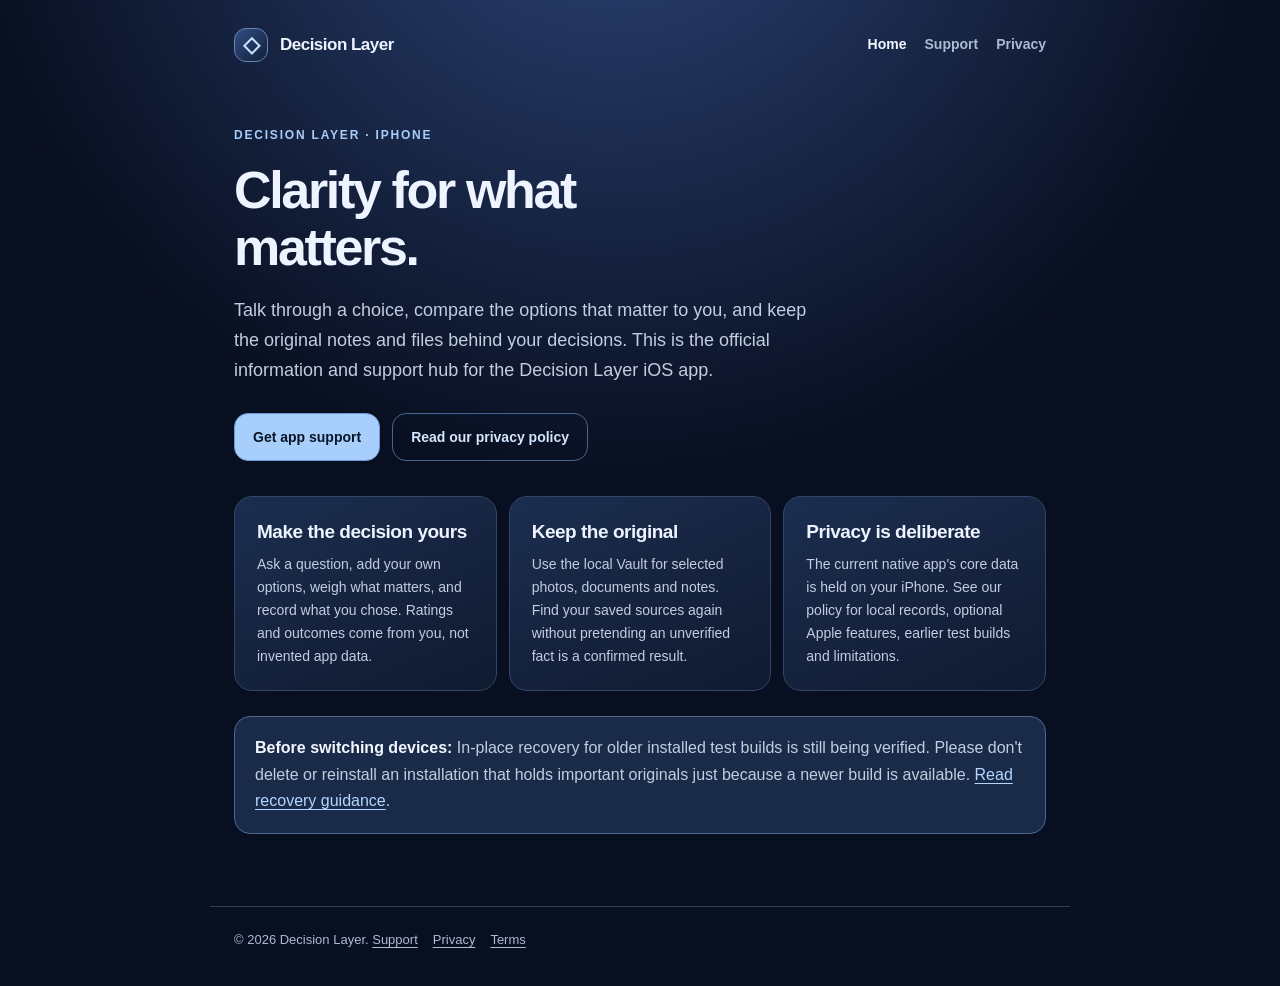
<file: index.html>
<!doctype html><html lang="en"><head><meta charset="utf-8"><meta name="viewport" content="width=device-width,initial-scale=1"><meta name="theme-color" content="#080f20"><meta name="description" content="Official Decision Layer support, privacy and product information."><title>Decision Layer — Support and Privacy</title><link rel="stylesheet" href="styles.css"></head><body>
<header><div class="header-row"><a class="brand" href="index.html"><span aria-hidden="true">◇</span> Decision Layer</a><nav aria-label="Main navigation"><a href="index.html" aria-current="page">Home</a><a href="support.html">Support</a><a href="privacy.html">Privacy</a></nav></div></header>
<main><div class="eyebrow">Decision Layer · iPhone</div><h1>Clarity for what matters.</h1>
<p class="lead">Talk through a choice, compare the options that matter to you, and keep the original notes and files behind your decisions. This is the official information and support hub for the Decision Layer iOS app.</p>
<div class="actions"><a class="button" href="support.html">Get app support</a><a class="button secondary" href="privacy.html">Read our privacy policy</a></div>
<div class="grid"><section class="card"><h2>Make the decision yours</h2><p>Ask a question, add your own options, weigh what matters, and record what you chose. Ratings and outcomes come from you, not invented app data.</p></section>
<section class="card"><h2>Keep the original</h2><p>Use the local Vault for selected photos, documents and notes. Find your saved sources again without pretending an unverified fact is a confirmed result.</p></section>
<section class="card"><h2>Privacy is deliberate</h2><p>The current native app's core data is held on your iPhone. See our policy for local records, optional Apple features, earlier test builds and limitations.</p></section></div>
<div class="notice"><p><strong>Before switching devices:</strong> In-place recovery for older installed test builds is still being verified. Please don't delete or reinstall an installation that holds important originals just because a newer build is available. <a href="support.html">Read recovery guidance</a>.</p></div>
</main><footer>© 2026 Decision Layer. <a href="support.html">Support</a><a href="privacy.html">Privacy</a><a href="terms.html">Terms</a></footer></body></html>
</file>
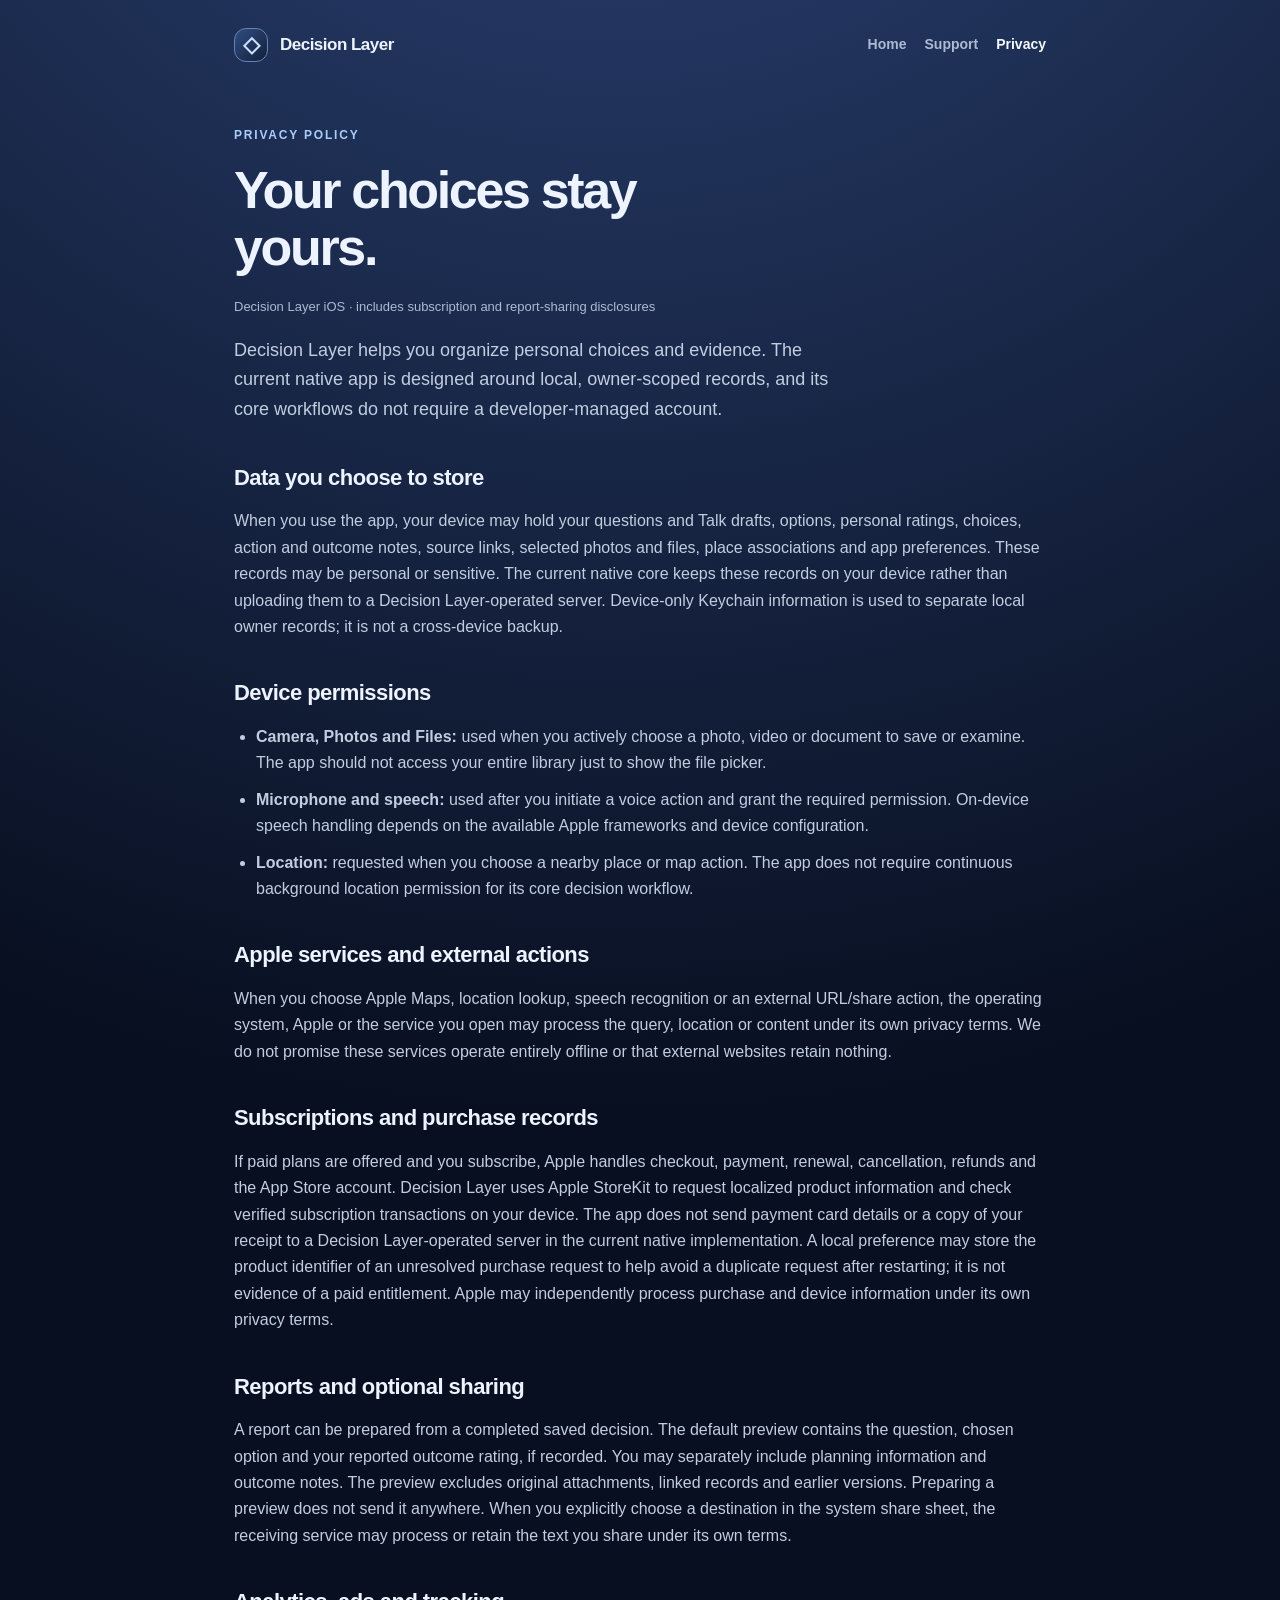
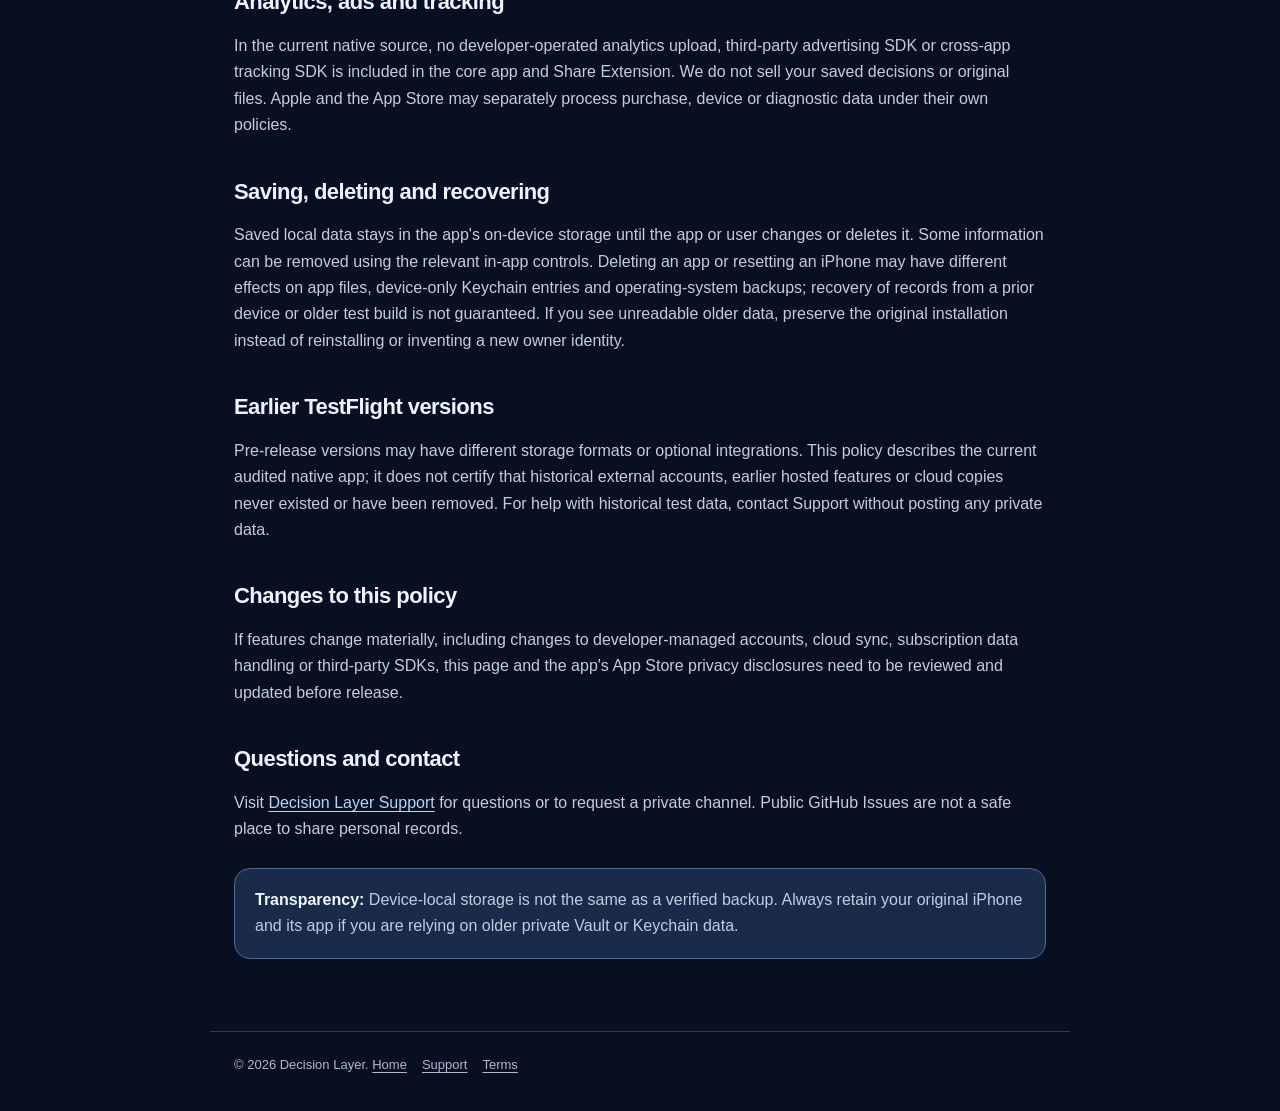
<file: privacy.html>
<!doctype html><html lang="en"><head><meta charset="utf-8"><meta name="viewport" content="width=device-width,initial-scale=1"><meta name="theme-color" content="#080f20"><meta name="description" content="Decision Layer iOS privacy policy: on-device decisions and source records, Apple Maps, permissions and legacy beta considerations."><title>Privacy Policy — Decision Layer</title><link rel="stylesheet" href="styles.css"></head><body>
<header><div class="header-row"><a class="brand" href="index.html"><span aria-hidden="true">◇</span> Decision Layer</a><nav aria-label="Main navigation"><a href="index.html">Home</a><a href="support.html">Support</a><a href="privacy.html" aria-current="page">Privacy</a></nav></div></header>
<main><div class="eyebrow">Privacy policy</div><h1>Your choices stay yours.</h1><p class="small">Decision Layer iOS · includes subscription and report-sharing disclosures</p>
<p class="lead">Decision Layer helps you organize personal choices and evidence. The current native app is designed around local, owner-scoped records, and its core workflows do not require a developer-managed account.</p>
<h2>Data you choose to store</h2><p>When you use the app, your device may hold your questions and Talk drafts, options, personal ratings, choices, action and outcome notes, source links, selected photos and files, place associations and app preferences. These records may be personal or sensitive. The current native core keeps these records on your device rather than uploading them to a Decision Layer-operated server. Device-only Keychain information is used to separate local owner records; it is not a cross-device backup.</p>
<h2>Device permissions</h2><ul><li><strong>Camera, Photos and Files:</strong> used when you actively choose a photo, video or document to save or examine. The app should not access your entire library just to show the file picker.</li><li><strong>Microphone and speech:</strong> used after you initiate a voice action and grant the required permission. On-device speech handling depends on the available Apple frameworks and device configuration.</li><li><strong>Location:</strong> requested when you choose a nearby place or map action. The app does not require continuous background location permission for its core decision workflow.</li></ul>
<h2>Apple services and external actions</h2><p>When you choose Apple Maps, location lookup, speech recognition or an external URL/share action, the operating system, Apple or the service you open may process the query, location or content under its own privacy terms. We do not promise these services operate entirely offline or that external websites retain nothing.</p>
<h2>Subscriptions and purchase records</h2><p>If paid plans are offered and you subscribe, Apple handles checkout, payment, renewal, cancellation, refunds and the App Store account. Decision Layer uses Apple StoreKit to request localized product information and check verified subscription transactions on your device. The app does not send payment card details or a copy of your receipt to a Decision Layer-operated server in the current native implementation. A local preference may store the product identifier of an unresolved purchase request to help avoid a duplicate request after restarting; it is not evidence of a paid entitlement. Apple may independently process purchase and device information under its own privacy terms.</p>
<h2>Reports and optional sharing</h2><p>A report can be prepared from a completed saved decision. The default preview contains the question, chosen option and your reported outcome rating, if recorded. You may separately include planning information and outcome notes. The preview excludes original attachments, linked records and earlier versions. Preparing a preview does not send it anywhere. When you explicitly choose a destination in the system share sheet, the receiving service may process or retain the text you share under its own terms.</p>
<h2>Analytics, ads and tracking</h2><p>In the current native source, no developer-operated analytics upload, third-party advertising SDK or cross-app tracking SDK is included in the core app and Share Extension. We do not sell your saved decisions or original files. Apple and the App Store may separately process purchase, device or diagnostic data under their own policies.</p>
<h2>Saving, deleting and recovering</h2><p>Saved local data stays in the app's on-device storage until the app or user changes or deletes it. Some information can be removed using the relevant in-app controls. Deleting an app or resetting an iPhone may have different effects on app files, device-only Keychain entries and operating-system backups; recovery of records from a prior device or older test build is not guaranteed. If you see unreadable older data, preserve the original installation instead of reinstalling or inventing a new owner identity.</p>
<h2>Earlier TestFlight versions</h2><p>Pre-release versions may have different storage formats or optional integrations. This policy describes the current audited native app; it does not certify that historical external accounts, earlier hosted features or cloud copies never existed or have been removed. For help with historical test data, contact Support without posting any private data.</p>
<h2>Changes to this policy</h2><p>If features change materially, including changes to developer-managed accounts, cloud sync, subscription data handling or third-party SDKs, this page and the app's App Store privacy disclosures need to be reviewed and updated before release.</p>
<h2>Questions and contact</h2><p>Visit <a href="support.html">Decision Layer Support</a> for questions or to request a private channel. Public GitHub Issues are not a safe place to share personal records.</p>
<div class="notice"><p><strong>Transparency:</strong> Device-local storage is not the same as a verified backup. Always retain your original iPhone and its app if you are relying on older private Vault or Keychain data.</p></div>
</main><footer>© 2026 Decision Layer. <a href="index.html">Home</a><a href="support.html">Support</a><a href="terms.html">Terms</a></footer></body></html>
</file>
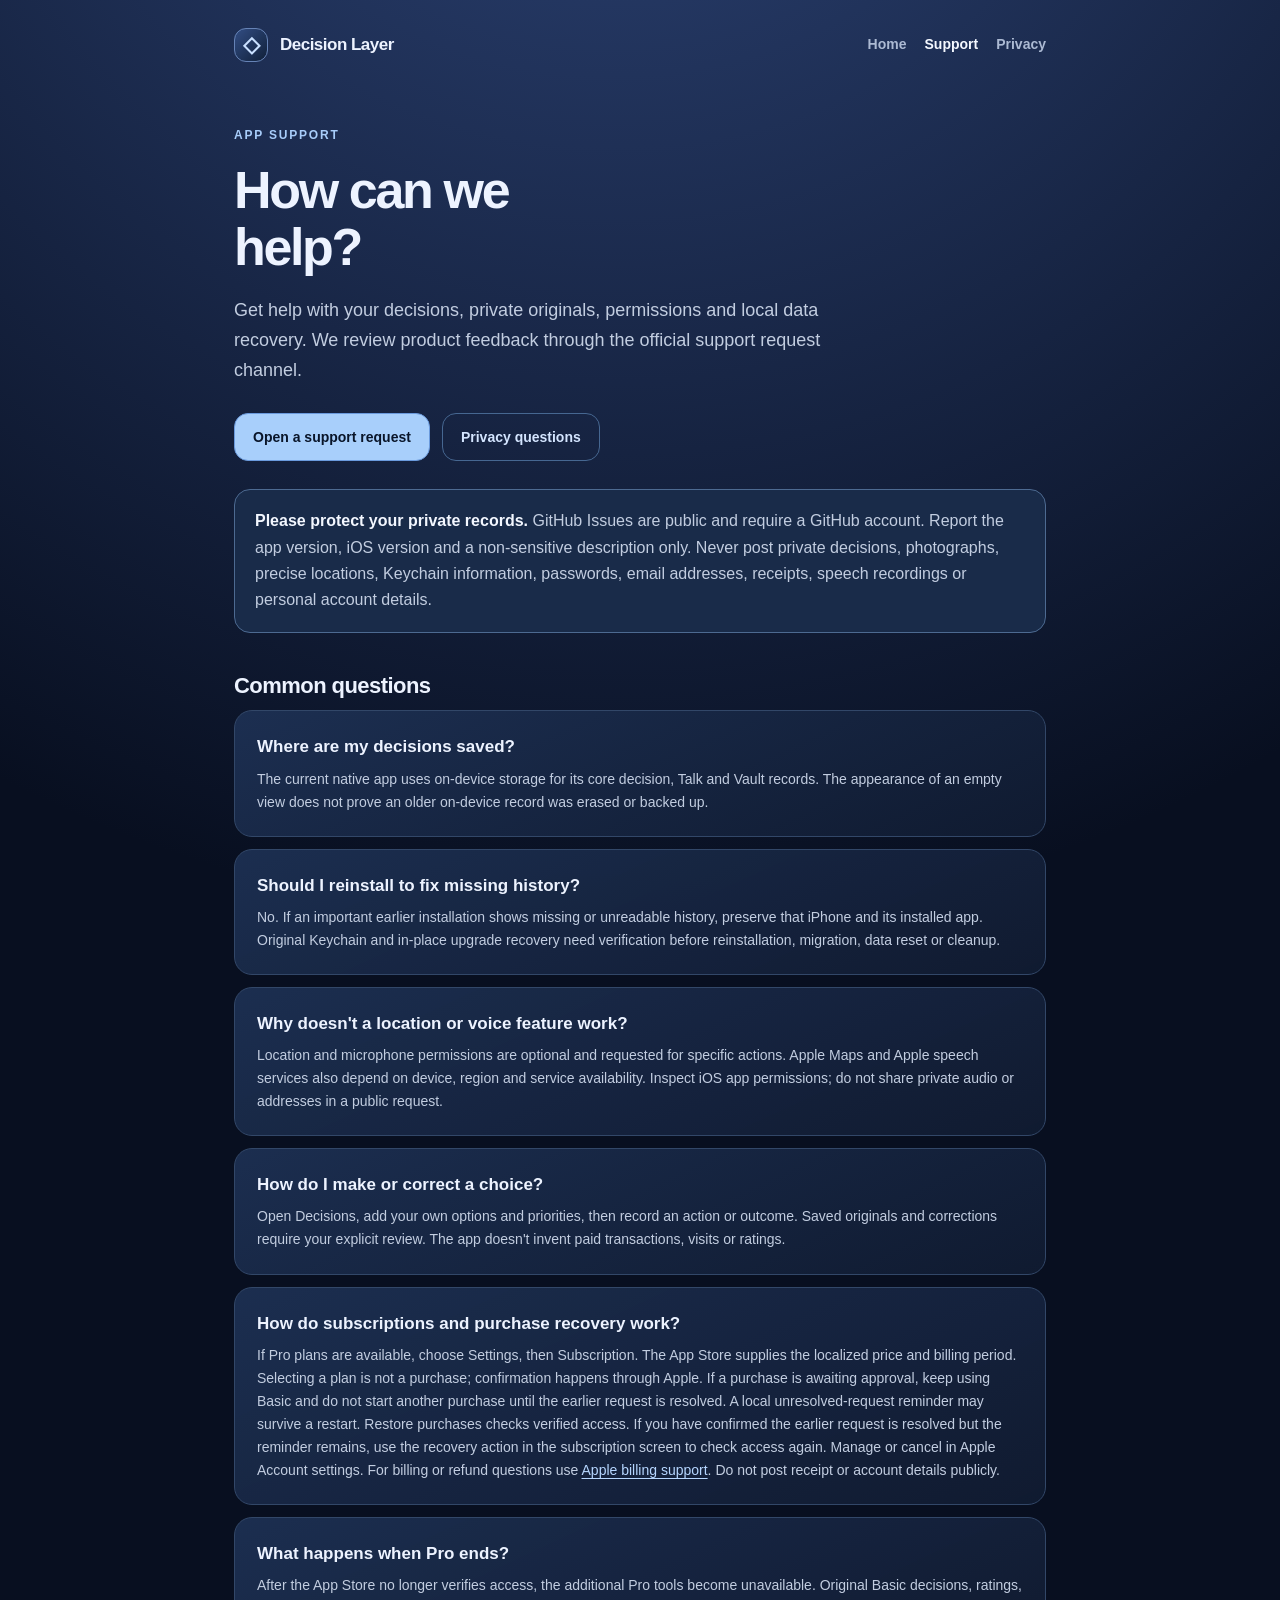
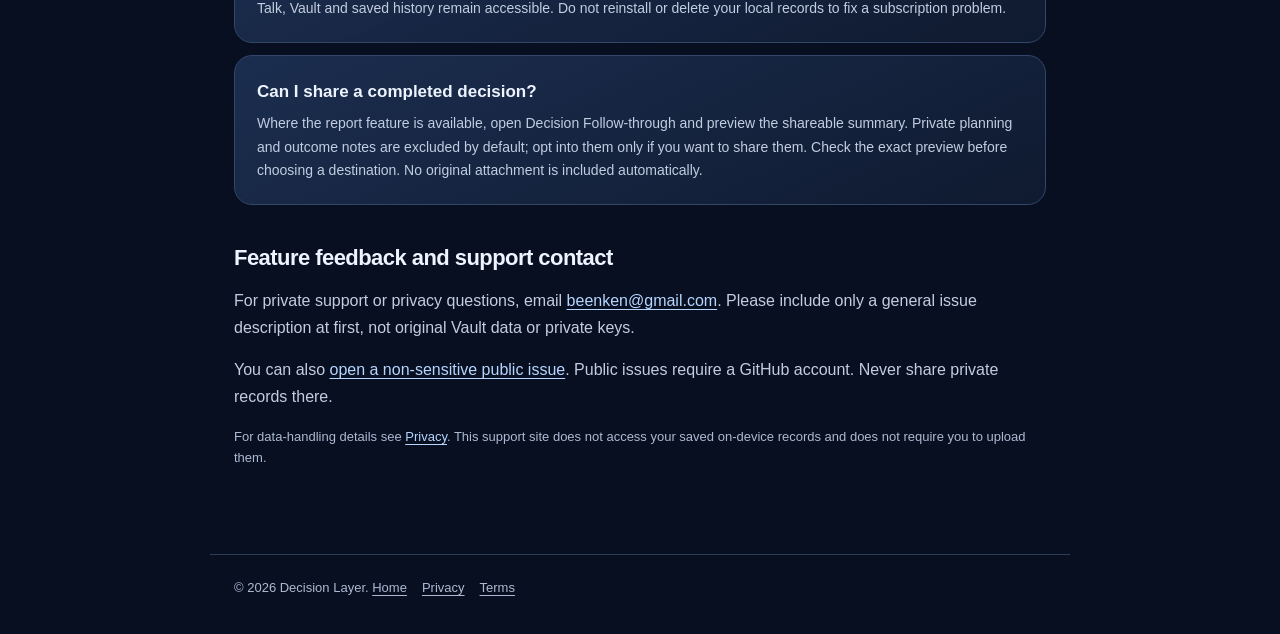
<file: support.html>
<!doctype html><html lang="en"><head><meta charset="utf-8"><meta name="viewport" content="width=device-width,initial-scale=1"><meta name="theme-color" content="#080f20"><meta name="description" content="Help, troubleshooting and contact for Decision Layer on iPhone."><title>Support — Decision Layer</title><link rel="stylesheet" href="styles.css"></head><body>
<header><div class="header-row"><a class="brand" href="index.html"><span aria-hidden="true">◇</span> Decision Layer</a><nav aria-label="Main navigation"><a href="index.html">Home</a><a href="support.html" aria-current="page">Support</a><a href="privacy.html">Privacy</a></nav></div></header>
<main><div class="eyebrow">App support</div><h1>How can we help?</h1>
<p class="lead">Get help with your decisions, private originals, permissions and local data recovery. We review product feedback through the official support request channel.</p>
<div class="actions"><a class="button" href="https://github.com/L1gh7C0d35/decision-layer-support/issues/new" rel="noopener noreferrer">Open a support request</a><a class="button secondary" href="privacy.html">Privacy questions</a></div>
<div class="notice"><p><strong>Please protect your private records.</strong> GitHub Issues are public and require a GitHub account. Report the app version, iOS version and a non-sensitive description only. Never post private decisions, photographs, precise locations, Keychain information, passwords, email addresses, receipts, speech recordings or personal account details.</p></div>
<h2>Common questions</h2>
<section class="card"><h3>Where are my decisions saved?</h3><p>The current native app uses on-device storage for its core decision, Talk and Vault records. The appearance of an empty view does not prove an older on-device record was erased or backed up.</p></section>
<section class="card" style="margin-top:12px"><h3>Should I reinstall to fix missing history?</h3><p>No. If an important earlier installation shows missing or unreadable history, preserve that iPhone and its installed app. Original Keychain and in-place upgrade recovery need verification before reinstallation, migration, data reset or cleanup.</p></section>
<section class="card" style="margin-top:12px"><h3>Why doesn't a location or voice feature work?</h3><p>Location and microphone permissions are optional and requested for specific actions. Apple Maps and Apple speech services also depend on device, region and service availability. Inspect iOS app permissions; do not share private audio or addresses in a public request.</p></section>
<section class="card" style="margin-top:12px"><h3>How do I make or correct a choice?</h3><p>Open Decisions, add your own options and priorities, then record an action or outcome. Saved originals and corrections require your explicit review. The app doesn't invent paid transactions, visits or ratings.</p></section>
<section class="card" style="margin-top:12px"><h3>How do subscriptions and purchase recovery work?</h3><p>If Pro plans are available, choose Settings, then Subscription. The App Store supplies the localized price and billing period. Selecting a plan is not a purchase; confirmation happens through Apple. If a purchase is awaiting approval, keep using Basic and do not start another purchase until the earlier request is resolved. A local unresolved-request reminder may survive a restart. Restore purchases checks verified access. If you have confirmed the earlier request is resolved but the reminder remains, use the recovery action in the subscription screen to check access again. Manage or cancel in Apple Account settings. For billing or refund questions use <a href="https://support.apple.com/billing">Apple billing support</a>. Do not post receipt or account details publicly.</p></section>
<section class="card" style="margin-top:12px"><h3>What happens when Pro ends?</h3><p>After the App Store no longer verifies access, the additional Pro tools become unavailable. Original Basic decisions, ratings, Talk, Vault and saved history remain accessible. Do not reinstall or delete your local records to fix a subscription problem.</p></section>
<section class="card" style="margin-top:12px"><h3>Can I share a completed decision?</h3><p>Where the report feature is available, open Decision Follow-through and preview the shareable summary. Private planning and outcome notes are excluded by default; opt into them only if you want to share them. Check the exact preview before choosing a destination. No original attachment is included automatically.</p></section>
<h2>Feature feedback and support contact</h2>
<p>For private support or privacy questions, email <a href="mailto:beenken@gmail.com?subject=Decision%20Layer%20Support">beenken@gmail.com</a>. Please include only a general issue description at first, not original Vault data or private keys.</p>
<p>You can also <a href="https://github.com/L1gh7C0d35/decision-layer-support/issues/new" rel="noopener noreferrer">open a non-sensitive public issue</a>. Public issues require a GitHub account. Never share private records there.</p>
<p class="small">For data-handling details see <a href="privacy.html">Privacy</a>. This support site does not access your saved on-device records and does not require you to upload them.</p>
</main><footer>© 2026 Decision Layer. <a href="index.html">Home</a><a href="privacy.html">Privacy</a><a href="terms.html">Terms</a></footer></body></html>
</file>
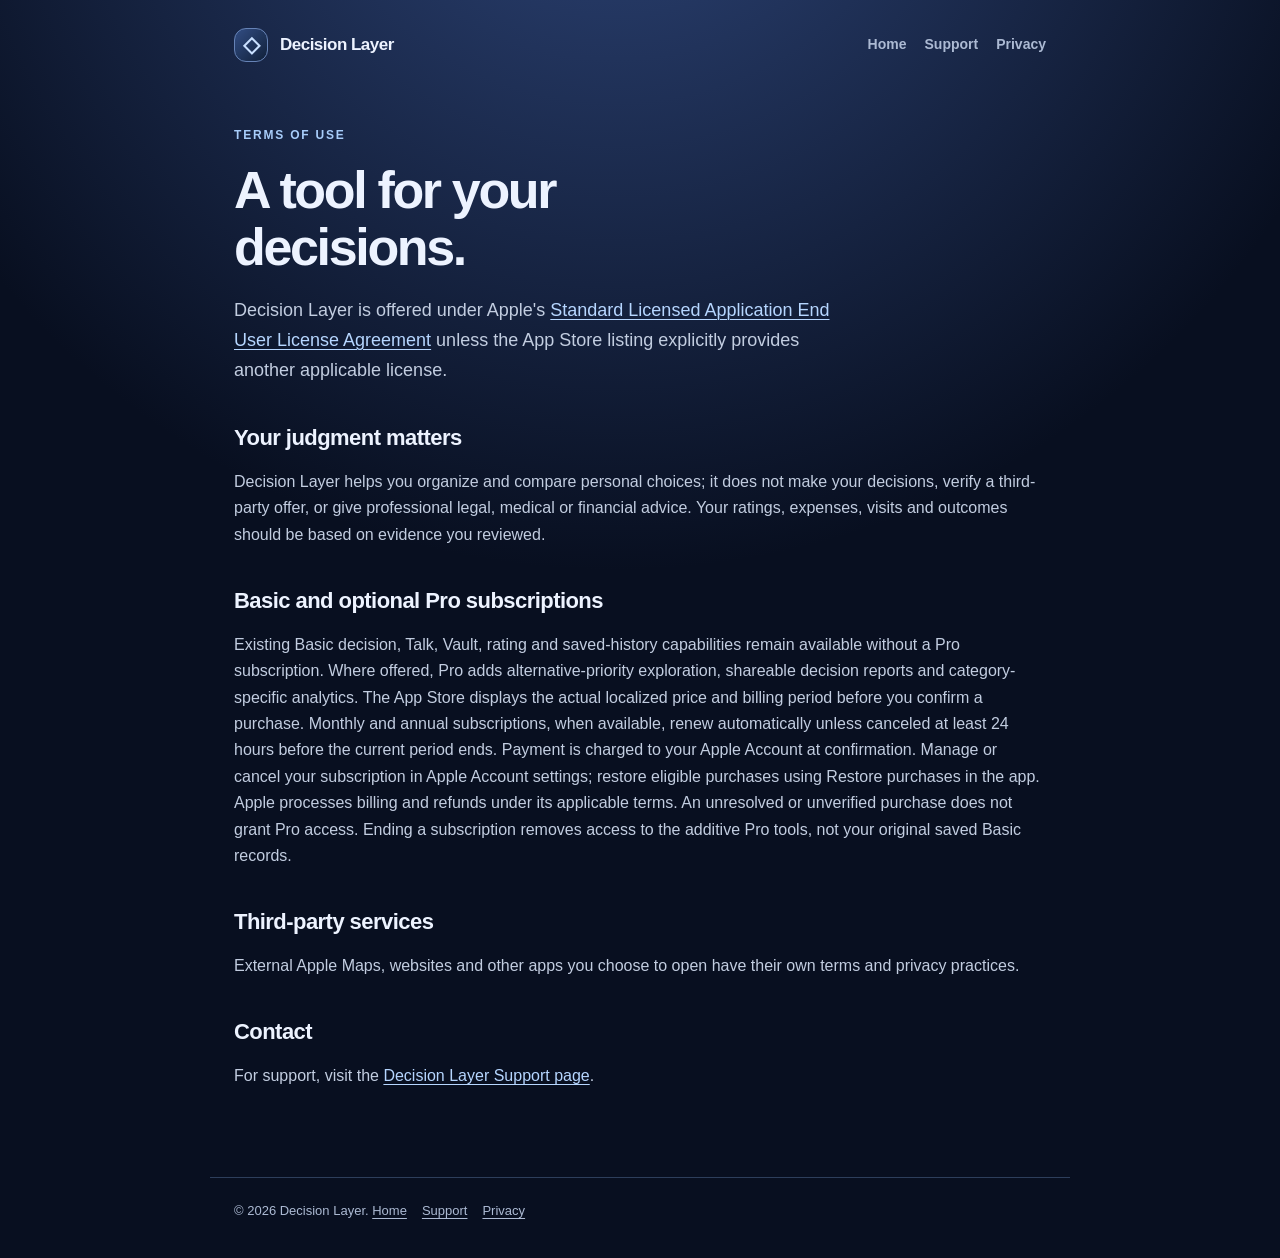
<file: terms.html>
<!doctype html><html lang="en"><head><meta charset="utf-8"><meta name="viewport" content="width=device-width,initial-scale=1"><meta name="theme-color" content="#080f20"><title>Terms of Use — Decision Layer</title><link rel="stylesheet" href="styles.css"></head><body>
<header><div class="header-row"><a class="brand" href="index.html"><span aria-hidden="true">◇</span> Decision Layer</a><nav aria-label="Main navigation"><a href="index.html">Home</a><a href="support.html">Support</a><a href="privacy.html">Privacy</a></nav></div></header>
<main><div class="eyebrow">Terms of use</div><h1>A tool for your decisions.</h1><p class="lead">Decision Layer is offered under Apple's <a href="https://www.apple.com/legal/internet-services/itunes/dev/stdeula/">Standard Licensed Application End User License Agreement</a> unless the App Store listing explicitly provides another applicable license.</p>
<h2>Your judgment matters</h2><p>Decision Layer helps you organize and compare personal choices; it does not make your decisions, verify a third-party offer, or give professional legal, medical or financial advice. Your ratings, expenses, visits and outcomes should be based on evidence you reviewed.</p>
<h2>Basic and optional Pro subscriptions</h2><p>Existing Basic decision, Talk, Vault, rating and saved-history capabilities remain available without a Pro subscription. Where offered, Pro adds alternative-priority exploration, shareable decision reports and category-specific analytics. The App Store displays the actual localized price and billing period before you confirm a purchase. Monthly and annual subscriptions, when available, renew automatically unless canceled at least 24 hours before the current period ends. Payment is charged to your Apple Account at confirmation. Manage or cancel your subscription in Apple Account settings; restore eligible purchases using Restore purchases in the app. Apple processes billing and refunds under its applicable terms. An unresolved or unverified purchase does not grant Pro access. Ending a subscription removes access to the additive Pro tools, not your original saved Basic records.</p>
<h2>Third-party services</h2><p>External Apple Maps, websites and other apps you choose to open have their own terms and privacy practices.</p>
<h2>Contact</h2><p>For support, visit the <a href="support.html">Decision Layer Support page</a>.</p></main><footer>© 2026 Decision Layer. <a href="index.html">Home</a><a href="support.html">Support</a><a href="privacy.html">Privacy</a></footer></body></html>
</file>
<file: styles.css>
:root{color-scheme:dark;--bg:#080f20;--surface:#121d34;--surface2:#182741;--border:#324768;--sky:#b6d6ff;--text:#edf3ff;--muted:#acbad3}
*{box-sizing:border-box}
html{scroll-behavior:smooth}
body{margin:0;background:radial-gradient(circle at 48% -18%,#2f477c 0,transparent 49%),var(--bg);color:var(--text);font:16px/1.65 -apple-system,BlinkMacSystemFont,"Segoe UI",sans-serif;min-height:100vh}
a{color:var(--sky);text-decoration-thickness:1px;text-underline-offset:3px}
a:hover{color:white}
a:focus-visible{outline:3px solid #b6d6ff;outline-offset:4px;border-radius:4px}
header,main,footer{max-width:860px;margin:0 auto;padding:0 24px}
header{padding-top:28px}
.header-row{display:flex;justify-content:space-between;align-items:center;gap:16px;flex-wrap:wrap}
.brand{display:flex;align-items:center;gap:12px;color:var(--text);font-weight:760;letter-spacing:-.03em;font-size:17px;text-decoration:none}
.brand span{display:grid;place-items:center;border:1px solid #6683b6;background:linear-gradient(135deg,#324d83,#102039);width:34px;height:34px;border-radius:12px;line-height:1;font-size:22px;color:#c9e0ff}
nav{display:flex;flex-wrap:wrap;gap:18px}
nav a{color:var(--muted);font-size:14px;text-decoration:none;font-weight:600}
nav a[aria-current=page]{color:#f4f8ff}
main{padding-top:64px;padding-bottom:72px}
.eyebrow{letter-spacing:.15em;color:#a8cdfa;font-size:12px;font-weight:750;text-transform:uppercase}
h1{font-size:clamp(34px,5.2vw,52px);line-height:1.1;letter-spacing:-.045em;margin:16px 0 20px;max-width:14ch}
h2{font-size:22px;line-height:1.35;letter-spacing:-.025em;margin:38px 0 10px}
h3{font-size:17px;margin:0 0 6px}
p,li{color:#c2cde0}
.lead{font-size:18px;max-width:60ch;line-height:1.65}
.badge{border:1px solid #3f608d;background:#182a4c;padding:6px 12px;border-radius:99px;color:#b8d5ff;font-size:12px;font-weight:650;display:inline-block}
.actions{display:flex;flex-wrap:wrap;gap:12px;margin:28px 0}
.button{display:inline-flex;min-height:48px;align-items:center;justify-content:center;text-decoration:none;font-size:14px;font-weight:740;border-radius:14px;padding:10px 18px;border:1px solid #6a9add;background:#a8cffb;color:#091529}
.button:hover{color:#091529;background:#d5e9ff}
.button.secondary{background:transparent;color:#d4e5ff;border-color:#466791}
.button.secondary:hover{background:#1c3052;color:#f5fbff}
.grid{display:grid;grid-template-columns:repeat(auto-fit,minmax(230px,1fr));gap:12px;margin-top:35px}
.card{background:linear-gradient(155deg,rgba(30,50,86,.88),rgba(16,27,49,.94));border:1px solid var(--border);border-radius:18px;padding:22px}
.card h2{margin:0 0 8px;font-size:19px}
.card p{margin:0;font-size:14px}
.notice{background:#192b49;border:1px solid #4d6a91;border-radius:16px;padding:18px 20px;margin-top:25px}
.notice p{margin:0}
.notice strong{color:#f3f7ff}
ul{padding-left:22px}
li{margin-bottom:10px}
.small,small{font-size:13px;color:var(--muted)}
footer{border-top:1px solid #2d3e5b;padding-top:22px;padding-bottom:36px;color:var(--muted);font-size:13px}
footer a{margin-right:15px;color:var(--muted)}
@media(max-width:550px){header{padding-top:20px}main{padding-top:40px;padding-bottom:55px}nav{gap:13px}.lead{font-size:16px}.card{padding:18px}}
</file>
